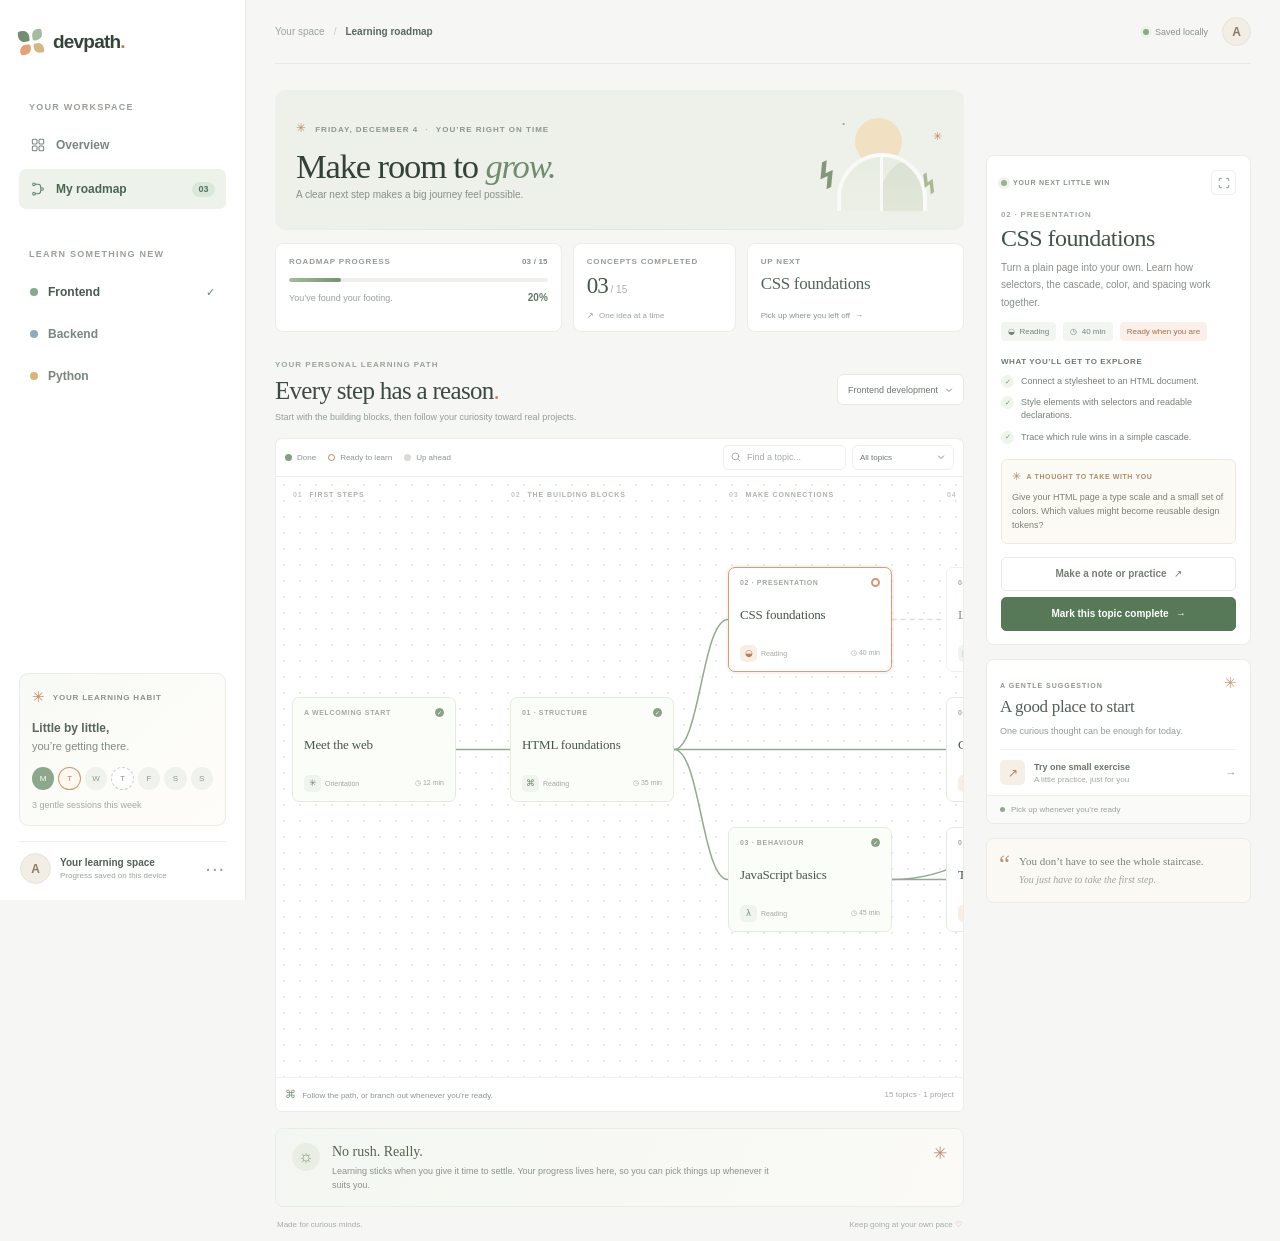
<file: index.html>
<!doctype html>
<html lang="en">
  <head>
    <meta charset="utf-8">
    <meta name="viewport" content="width=device-width, initial-scale=1">
    <meta name="theme-color" content="#f6f7f4">
    <meta name="description" content="A calm, interactive roadmap for learning programming one useful concept at a time.">
    <title>Devpath — your learning roadmap</title>
    <link rel="icon" type="image/svg+xml" href="favicon.svg">
    <link rel="stylesheet" href="styles.css">
    <script src="app.js" defer></script>
  </head>
  <body>
    <div class="app-shell">
      <aside class="sidebar" aria-label="Main navigation">
        <a class="brand" href="#" aria-label="Devpath home">
          <span class="brand-mark" aria-hidden="true"><span></span><span></span><span></span><span></span></span>
          <span>devpath<span class="brand-period">.</span></span>
        </a>

        <div class="nav-caption">YOUR WORKSPACE</div>
        <nav class="primary-nav">
          <a class="nav-link" href="#overview" data-nav="overview">
            <svg viewBox="0 0 24 24" aria-hidden="true"><rect x="3.5" y="3.5" width="7" height="7" rx="1.5"/><rect x="13.5" y="3.5" width="7" height="7" rx="1.5"/><rect x="3.5" y="13.5" width="7" height="7" rx="1.5"/><rect x="13.5" y="13.5" width="7" height="7" rx="1.5"/></svg>
            <span>Overview</span>
          </a>
          <a class="nav-link is-active" href="#roadmap" data-nav="roadmap" aria-current="page">
            <svg viewBox="0 0 24 24" aria-hidden="true"><circle cx="6" cy="5" r="2"/><circle cx="18" cy="12" r="2"/><circle cx="6" cy="19" r="2"/><path d="M8 5h4a4 4 0 0 1 4 4v1m0 4v1a4 4 0 0 1-4 4H8"/></svg>
            <span>My roadmap</span>
            <span class="nav-count" id="nav-progress">03</span>
          </a>
        </nav>

        <div class="nav-caption tracks-caption">LEARN SOMETHING NEW</div>
        <div class="track-list" aria-label="Choose a learning track">
          <button class="track-link is-selected" type="button" data-track="frontend">
            <span class="track-dot dot-front"></span><span>Frontend</span><span class="track-check" aria-hidden="true">✓</span>
          </button>
          <button class="track-link" type="button" data-track="backend">
            <span class="track-dot dot-back"></span><span>Backend</span><span class="track-check" aria-hidden="true">✓</span>
          </button>
          <button class="track-link" type="button" data-track="python">
            <span class="track-dot dot-python"></span><span>Python</span><span class="track-check" aria-hidden="true">✓</span>
          </button>
        </div>

        <div class="sidebar-spacer"></div>
        <section class="streak-card" aria-label="Your learning habit">
          <div class="streak-top"><span class="streak-icon" aria-hidden="true">✳</span><span>YOUR LEARNING HABIT</span></div>
          <p>Little by little, <span>you’re getting there.</span></p>
          <div class="streak-days" aria-label="Study plan: Monday, Tuesday, and Thursday">
            <span class="day-done">M</span><span class="day-today">T</span><span>W</span><span class="day-planned">T</span><span>F</span><span>S</span><span>S</span>
          </div>
          <p class="streak-footnote">3 gentle sessions this week</p>
        </section>
        <div class="profile-card">
          <div class="avatar" aria-hidden="true">A</div>
          <div class="profile-copy"><span class="profile-name">Your learning space</span><span class="profile-caption">Progress saved on this device</span></div>
          <span class="profile-menu" aria-hidden="true">···</span>
        </div>
      </aside>

      <main class="main-content" id="overview">
        <header class="topbar">
          <div class="breadcrumb"><span>Your space</span><span class="breadcrumb-slash">/</span><span class="breadcrumb-current">Learning roadmap</span></div>
          <div class="topbar-right">
            <span class="saved-indicator"><span class="saved-dot"></span>Saved locally</span>
            <button class="avatar avatar-small" type="button" aria-label="Your profile">A</button>
          </div>
        </header>

        <div class="workspace">
          <section class="learning-column" aria-label="Learning roadmap">
            <div class="welcome-row">
              <div>
                <div class="eyebrow"><span class="eyebrow-sparkle">✳</span> <time id="today-date"></time> <span class="eyebrow-divider">·</span> YOU’RE RIGHT ON TIME</div>
                <h1>Make room to <span>grow.</span></h1>
                <p class="welcome-copy">A clear next step makes a big journey feel possible.</p>
              </div>
              <div class="welcome-illustration" aria-hidden="true">
                <div class="illustration-sun"></div><div class="illustration-window"></div>
                <span class="illustration-plant plant-one">⌁</span><span class="illustration-plant plant-two">⌁</span>
                <span class="illustration-star star-one">✳</span><span class="illustration-star star-two">·</span>
              </div>
            </div>

            <section class="stats-row" aria-label="Your progress">
              <article class="stat-card stat-progress">
                <div class="stat-heading"><span>ROADMAP PROGRESS</span><span id="progress-fraction">03 / 15</span></div>
                <div class="progress-track"><div class="progress-fill" id="progress-fill" style="width: 20%"></div></div>
                <div class="stat-bottom"><span id="progress-summary">You’ve found your footing.</span><span class="stat-emphasis" id="progress-percent">20%</span></div>
              </article>
              <article class="stat-card stat-studied">
                <span class="stat-label">CONCEPTS COMPLETED</span>
                <span class="stat-number" id="concept-count">03<span> / 15</span></span>
                <span class="stat-note"><span class="stat-note-icon">↗</span> One idea at a time</span>
              </article>
              <article class="stat-card stat-next">
                <span class="stat-label">UP NEXT</span>
                <span class="next-concept" id="next-concept">CSS foundations</span>
                <button class="text-action" id="jump-to-next" type="button">Pick up where you left off <span aria-hidden="true">→</span></button>
              </article>
            </section>

            <section class="roadmap-section" id="roadmap">
              <div class="section-header">
                <div>
                  <div class="eyebrow section-eyebrow">YOUR PERSONAL LEARNING PATH</div>
                  <h2>Every step has a reason<span class="heading-period">.</span></h2>
                </div>
                <label class="track-select-label" for="track-select"><span class="visually-hidden">Choose learning track</span>
                  <select id="track-select">
                    <option value="frontend">Frontend development</option>
                    <option value="backend">Backend development</option>
                    <option value="python">Python programming</option>
                  </select>
                </label>
              </div>
              <p class="section-description" id="track-description">Start with the building blocks, then follow your curiosity toward real projects.</p>

              <div class="map-toolbar">
                <div class="map-legend"><span><span class="legend-dot legend-done"></span>Done</span><span><span class="legend-dot legend-current"></span>Ready to learn</span><span><span class="legend-dot legend-locked"></span>Up ahead</span></div>
                <div class="map-tools">
                  <div class="search-wrap"><svg viewBox="0 0 24 24" aria-hidden="true"><circle cx="10.8" cy="10.8" r="6.8"/><path d="m16 16 4 4"/></svg><input id="topic-search" type="search" placeholder="Find a topic..." aria-label="Find a topic in this roadmap"></div>
                  <label class="filter-label" for="topic-filter"><span class="visually-hidden">Filter roadmap topics</span>
                    <select id="topic-filter"><option value="all">All topics</option><option value="available">Ready to learn</option><option value="completed">Completed</option></select>
                  </label>
                </div>
              </div>

              <div class="map-frame">
                <div class="map-scroll" id="map-scroll" tabindex="0" aria-label="Scrollable interactive programming roadmap">
                  <div class="map-canvas" id="map-canvas">
                    <div class="map-stages" id="map-stages" aria-hidden="true"></div>
                    <svg class="map-connections" id="map-connections" aria-hidden="true"></svg>
                    <div id="map-nodes"></div>
                  </div>
                </div>
                <div class="map-footer">
                  <span><span class="map-foot-icon" aria-hidden="true">⌘</span> Follow the path, or branch out whenever you’re ready.</span>
                  <span id="topic-count">15 topics <span aria-hidden="true">·</span> 1 project</span>
                </div>
              </div>
              <p class="mobile-map-hint"><span aria-hidden="true">↔</span> Take a little scroll to explore your whole path.</p>
            </section>

            <section class="bottom-card">
              <div class="bottom-icon" aria-hidden="true">☼</div>
              <div><h3>No rush. Really.</h3><p>Learning sticks when you give it time to settle. Your progress lives here, so you can pick things up whenever it suits you.</p></div>
              <span class="bottom-flower" aria-hidden="true">✳</span>
            </section>
            <footer class="page-footer"><span>Made for curious minds.</span><span>Keep going at your own pace <span aria-hidden="true">♡</span></span></footer>
          </section>

          <aside class="detail-column" aria-label="Lesson details">
            <section class="lesson-card" id="lesson-card">
              <div class="lesson-topline"><span class="lesson-label"><span class="lesson-live-dot"></span>YOUR NEXT LITTLE WIN</span><button class="icon-button" id="focus-lesson" type="button" aria-label="Focus on your next available lesson"><svg viewBox="0 0 24 24" aria-hidden="true"><path d="M8 4H5a1 1 0 0 0-1 1v3m12-4h3a1 1 0 0 1 1 1v3M4 16v3a1 1 0 0 0 1 1h3m12-4v3a1 1 0 0 1-1 1h-3"/></svg></button></div>
              <div id="lesson-details"></div>
            </section>
            <section class="week-card">
              <div class="week-heading"><div><span class="eyebrow">A GENTLE SUGGESTION</span><h3>A good place to start</h3></div><span class="week-mark" aria-hidden="true">✳</span></div>
              <p class="week-copy">One curious thought can be enough for today.</p>
              <button class="session-row" id="practice-session" type="button"><span class="session-icon" aria-hidden="true">↗</span><span><span class="session-name">Try one small exercise</span><span class="session-meta">A little practice, just for you</span></span><span class="session-arrow" aria-hidden="true">→</span></button>
              <div class="week-footer"><span class="week-footer-dot"></span> Pick up whenever you’re ready</div>
            </section>
            <div class="gentle-note"><span class="gentle-note-mark" aria-hidden="true">“</span><p>You don’t have to see the whole staircase.<br><span>You just have to take the first step.</span></p></div>
          </aside>
        </div>
      </main>
    </div>

    <dialog class="practice-dialog" id="practice-dialog" aria-labelledby="practice-title">
      <form class="practice-form" id="practice-form">
        <div class="dialog-top"><span class="dialog-sparkle" aria-hidden="true">✳</span><button type="button" class="icon-button dialog-close" id="close-practice" aria-label="Close exercise"><svg viewBox="0 0 24 24" aria-hidden="true"><path d="m18 6-12 12M6 6l12 12"/></svg></button></div>
        <span class="eyebrow">A SMALL MOMENT OF PRACTICE</span>
        <h2 id="practice-title">Try what you’ve learned.</h2>
        <p class="practice-context" id="practice-context"></p>
        <div class="practice-challenge" id="practice-challenge"></div>
        <label class="practice-label" for="practice-note">Anything you noticed, tried, or want to remember?</label>
        <textarea id="practice-note" rows="3" maxlength="500" placeholder="There’s no wrong way to learn..."></textarea>
        <div class="dialog-actions"><button type="button" class="button-quiet" id="cancel-practice">Maybe later</button><button type="submit" class="button-primary">Save this moment <span aria-hidden="true">→</span></button></div>
      </form>
    </dialog>
    <div class="toast" id="toast" role="status" aria-live="polite"></div>
  </body>
</html>
</file>
<file: styles.css>
:root {
  color-scheme: light;
  --paper: #f6f7f4;
  --surface: #fff;
  --ink: #26332e;
  --muted: #829087;
  --muted-dark: #64736a;
  --line: #e7ebe5;
  --green: #567b62;
  --green-dark: #395c45;
  --mint: #e9f1e8;
  --coral: #e9a277;
  --soft-gold: #f2e7cb;
  --sidebar-width: 246px;
  font-family: "Inter", "Avenir Next", Avenir, "Segoe UI", sans-serif;
  font-synthesis: none;
  text-rendering: optimizeLegibility;
  -webkit-font-smoothing: antialiased;
  -moz-osx-font-smoothing: grayscale;
  font-optical-sizing: auto;
  font-feature-settings: "ss01" on;
  background: var(--paper);
  color: var(--ink);
}

* { box-sizing: border-box; }
html { min-width: 360px; min-height: 100%; scroll-behavior: smooth; }
body { margin: 0; min-height: 100vh; }
button, select, input, textarea { font: inherit; }
button { color: inherit; }
button:focus-visible, a:focus-visible, select:focus-visible, input:focus-visible, textarea:focus-visible, [tabindex]:focus-visible {
  outline: 3px solid #82a78d;
  outline-offset: 3px;
}
.visually-hidden {
  position: absolute;
  width: 1px;
  height: 1px;
  padding: 0;
  margin: -1px;
  overflow: hidden;
  clip: rect(0, 0, 0, 0);
  white-space: nowrap;
  clip-path: inset(50%);
  border: 0;
}

.app-shell { display: grid; grid-template-columns: var(--sidebar-width) minmax(0, 1fr); min-height: 100vh; }
.sidebar {
  display: flex;
  flex-direction: column;
  position: sticky;
  top: 0;
  height: 100vh;
  min-height: 690px;
  padding: 30px 19px 16px;
  background: #fff;
  border-right: 1px solid #e8ebe6;
}
.brand { display: inline-flex; align-items: center; gap: 10px; align-self: flex-start; color: #34443b; text-decoration: none; font-size: 19px; font-weight: 720; letter-spacing: -.8px; }
.brand-period { color: #c17e55; }
.brand-mark { width: 24px; height: 24px; display: grid; grid-template-columns: 1fr 1fr; gap: 3px; transform: rotate(-8deg); }
.brand-mark span { border-radius: 2px 6px 2px 6px; background: #738c73; }
.brand-mark span:nth-child(2) { border-radius: 6px 2px 6px 2px; background: #a4baa1; }
.brand-mark span:nth-child(3) { border-radius: 6px 2px 6px 2px; background: #e4a178; }
.brand-mark span:nth-child(4) { border-radius: 2px 6px 2px 6px; background: #d3b885; }
.nav-caption { margin: 48px 0 13px 10px; color: #97a198; font-size: 9px; font-weight: 700; letter-spacing: 1.25px; }
.primary-nav { display: grid; gap: 4px; }
.nav-link, .track-link { min-height: 40px; display: flex; align-items: center; gap: 10px; padding: 0 11px; border: 0; border-radius: 7px; color: #79867e; font-size: 12px; font-weight: 550; text-decoration: none; background: transparent; transition: background .16s ease, color .16s ease; }
.nav-link:hover, .track-link:hover { color: #475b4a; background: #f6f8f4; }
.nav-link.is-active { color: #4a6650; background: #edf2eb; font-weight: 650; }
.nav-link svg { width: 16px; height: 16px; flex: 0 0 auto; fill: none; stroke: currentColor; stroke-width: 1.55; stroke-linecap: round; stroke-linejoin: round; }
.nav-link.is-active svg { color: #66836a; }
.nav-count { margin-left: auto; min-width: 23px; padding: 3px 5px; border-radius: 10px; background: #dae8d9; color: #55725a; font-size: 9px; line-height: 1; text-align: center; font-variant-numeric: tabular-nums; }
.tracks-caption { margin-top: 40px; }
.track-list { display: grid; gap: 2px; }
.track-link { width: 100%; text-align: left; cursor: pointer; }
.track-link.is-selected { color: #495a4e; font-weight: 620; }
.track-dot { width: 8px; height: 8px; flex: 0 0 auto; border-radius: 50%; }
.dot-front { background: #84aa8b; }
.dot-back { background: #91a9bd; }
.dot-python { background: #d9b677; }
.track-check { display: none; margin-left: auto; color: #678669; font-size: 11px; }
.track-link.is-selected .track-check { display: inline; }
.sidebar-spacer { flex: 1; }
.streak-card { margin: 0 0 15px; padding: 14px 12px 12px; border: 1px solid #e9ede6; border-radius: 9px; background: linear-gradient(140deg, #f8faf5, #fffdfa); }
.streak-top { display: flex; align-items: center; gap: 7px; color: #88948a; font-size: 8px; font-weight: 700; letter-spacing: .8px; }
.streak-icon { color: #c9875f; font-size: 15px; }
.streak-card > p { margin: 13px 0 12px; color: #58665c; font-size: 12px; font-weight: 630; line-height: 1.55; }
.streak-card > p span { display: block; color: #7f8e83; font-size: 11px; font-weight: 450; }
.streak-days { display: flex; justify-content: space-between; gap: 4px; }
.streak-days span { width: 23px; height: 23px; display: grid; place-items: center; border-radius: 50%; background: #f0f2ed; color: #8c978e; font-size: 8px; }
.streak-days .day-done { color: #fff; background: #8da78d; }
.streak-days .day-today { border: 1px solid #cd9a76; color: #bd805d; background: #fff8f1; }
.streak-days .day-planned { border: 1px dashed #c9d2c8; background: #fff; }
.streak-card > .streak-footnote { margin: 9px 0 0; color: #a0aaa1; font-size: 9px; font-weight: 450; }
.profile-card { display: flex; align-items: center; gap: 9px; padding: 11px 1px 0; border-top: 1px solid #eef0eb; }
.avatar { width: 31px; height: 31px; flex: 0 0 auto; display: grid; place-items: center; border: 1px solid #e6e3d9; border-radius: 50%; background: #f2eee6; color: #8d7b61; font-size: 12px; font-weight: 650; }
.profile-copy { display: grid; gap: 3px; min-width: 0; }
.profile-name { overflow: hidden; color: #526055; font-size: 10px; font-weight: 650; text-overflow: ellipsis; white-space: nowrap; }
.profile-caption { color: #9aa39c; font-size: 8px; }
.profile-menu { margin-left: auto; color: #95a096; font-size: 20px; letter-spacing: 1px; }

.main-content { min-width: 0; padding: 0 29px; }
.topbar { height: 64px; display: flex; align-items: center; justify-content: space-between; border-bottom: 1px solid #e9ece6; }
.breadcrumb { display: flex; align-items: center; gap: 9px; color: #9aa49c; font-size: 10px; }
.breadcrumb-slash { color: #c7cdc7; }
.breadcrumb-current { color: #59675d; font-weight: 620; }
.topbar-right { display: flex; align-items: center; gap: 14px; }
.saved-indicator { display: inline-flex; align-items: center; gap: 6px; color: #879287; font-size: 9px; }
.saved-dot { width: 6px; height: 6px; border-radius: 50%; background: #89a689; box-shadow: 0 0 0 3px #edf2e9; }
.avatar-small { width: 29px; height: 29px; padding: 0; cursor: pointer; }
.workspace { width: min(100%, 1500px); display: grid; grid-template-columns: minmax(0, 1fr) 265px; gap: 22px; margin: 0 auto; }
.learning-column { min-width: 0; padding: 26px 0 12px; }
.welcome-row { min-height: 120px; position: relative; display: flex; align-items: center; justify-content: space-between; overflow: hidden; border-radius: 10px; padding: 19px 21px; background: #edf1e9; }
.welcome-row::before { position: absolute; right: 0; bottom: 0; left: 0; height: 1px; background: linear-gradient(90deg, transparent, #dfe5dc 40%, transparent); content: ""; }
.eyebrow { color: #8b988c; font-size: 8px; font-weight: 700; letter-spacing: 1px; line-height: 1.4; }
.eyebrow-sparkle { margin-right: 5px; color: #c48a68; font-size: 12px; }
.eyebrow-divider { margin: 0 4px; color: #b5bdb3; }
.welcome-row h1 { margin: 11px 0 5px; color: #344139; font-family: Georgia, "Times New Roman", serif; font-size: clamp(26px, 2.7vw, 36px); font-weight: 400; letter-spacing: -1.15px; line-height: 1.06; }
.welcome-row h1 span { color: #718b70; font-style: italic; }
.welcome-copy { margin: 0; color: #879187; font-size: 10px; }
.welcome-illustration { width: 135px; height: 102px; flex: 0 0 135px; position: relative; align-self: flex-end; overflow: hidden; }
.illustration-sun { position: absolute; top: 9px; left: 47px; width: 47px; height: 47px; border-radius: 50%; background: #f2e0c3; }
.illustration-window { position: absolute; right: 16px; bottom: -34px; width: 90px; height: 92px; border: 4px solid rgba(255,255,255,.82); border-bottom: 0; border-radius: 50px 50px 0 0; background: linear-gradient(180deg, #d9e2d3, #e7e9db); box-shadow: inset 39px 0 0 rgba(255,255,255,.36); }
.illustration-window::before { position: absolute; top: 0; bottom: 0; left: 48%; width: 3px; background: rgba(255,255,255,.79); content: ""; }
.illustration-plant { position: absolute; z-index: 1; color: #839879; font-family: Georgia, serif; font-size: 54px; line-height: .8; transform: rotate(65deg); }
.plant-one { bottom: 15px; left: 3px; }
.plant-two { right: 1px; bottom: 11px; color: #aab994; font-size: 42px; transform: rotate(53deg); }
.illustration-star { position: absolute; color: #c18764; font-size: 11px; }
.star-one { top: 21px; right: 1px; }
.star-two { top: 3px; left: 33px; color: #9aa989; font-size: 19px; }

.stats-row { display: grid; grid-template-columns: minmax(190px, 1.32fr) minmax(126px, .75fr) minmax(175px, 1fr); gap: 11px; margin-top: 13px; }
.stat-card { min-width: 0; min-height: 89px; display: flex; flex-direction: column; padding: 13px 13px 11px; border: 1px solid #ebeee8; border-radius: 8px; background: #fff; }
.stat-heading, .stat-bottom { display: flex; align-items: center; justify-content: space-between; gap: 8px; }
.stat-heading, .stat-label { color: #939d94; font-size: 8px; font-weight: 700; letter-spacing: .8px; }
.stat-heading > span:last-child { color: #839084; font-size: 8px; font-variant-numeric: tabular-nums; letter-spacing: .2px; }
.progress-track { height: 4px; overflow: hidden; margin: 12px 0 10px; border-radius: 5px; background: #eef0eb; }
.progress-fill { height: 100%; border-radius: inherit; background: linear-gradient(90deg, #a5bba0, #73936e); transition: width .3s ease; }
.stat-bottom { color: #98a198; font-size: 9px; }
.stat-emphasis { color: #617c62; font-size: 10px; font-weight: 700; }
.stat-number { margin-top: 8px; color: #44574a; font-family: Georgia, serif; font-size: 23px; font-weight: 400; letter-spacing: -1px; line-height: 1.05; }
.stat-number > span { color: #abb3a9; font-family: "Inter", "Avenir Next", Avenir, sans-serif; font-size: 10px; letter-spacing: 0; }
.stat-note { margin-top: auto; padding-top: 5px; color: #9aa49b; font-size: 8px; }
.stat-note-icon { margin-right: 3px; color: #7e9b7d; }
.next-concept { overflow: hidden; margin-top: 8px; color: #526655; font-family: Georgia, serif; font-size: 17px; letter-spacing: -.35px; text-overflow: ellipsis; white-space: nowrap; }
.text-action { display: inline-flex; align-items: center; gap: 5px; align-self: flex-start; margin-top: auto; padding: 5px 0 0; border: 0; background: none; color: #88958b; font-size: 8px; cursor: pointer; transition: color .18s ease; }
.text-action:hover { color: #547358; }

.roadmap-section { padding-top: 27px; scroll-margin-top: 18px; }
.section-header { display: flex; align-items: flex-end; justify-content: space-between; gap: 12px; }
.section-eyebrow { color: #9aa399; font-size: 8px; }
.section-header h2 { margin: 7px 0 0; color: #3c4a40; font-family: Georgia, "Times New Roman", serif; font-size: 25px; font-weight: 400; letter-spacing: -.7px; }
.heading-period { color: #c78663; }
.track-select-label select, .filter-label select { min-width: 0; height: 31px; padding: 0 24px 0 10px; border: 1px solid #e6eae4; border-radius: 6px; appearance: none; background: #fff url("data:image/svg+xml,%3Csvg xmlns='http://www.w3.org/2000/svg' width='12' height='12' viewBox='0 0 24 24' fill='none' stroke='%237f8c81' stroke-width='2' stroke-linecap='round' stroke-linejoin='round'%3E%3Cpath d='m7 10 5 5 5-5'/%3E%3C/svg%3E") no-repeat right 8px center; color: #6b796e; font-size: 9px; cursor: pointer; }
.section-description { margin: 6px 0 13px; color: #929d94; font-size: 9px; line-height: 1.5; }
.map-toolbar { min-height: 38px; display: flex; align-items: center; justify-content: space-between; gap: 10px; padding: 6px 9px; border: 1px solid #eaede8; border-bottom: 0; border-radius: 7px 7px 0 0; background: #fff; }
.map-legend { display: flex; align-items: center; gap: 12px; color: #8b978d; font-size: 8px; white-space: nowrap; }
.map-legend > span { display: inline-flex; align-items: center; gap: 5px; }
.legend-dot { width: 7px; height: 7px; display: inline-block; border-radius: 50%; }
.legend-done { background: #83a084; }
.legend-current { border: 1.5px solid #c88159; background: #fff; }
.legend-locked { background: #d7ddd5; }
.map-tools { display: flex; align-items: center; gap: 6px; }
.search-wrap { height: 25px; display: flex; align-items: center; gap: 5px; padding: 0 6px; border: 1px solid #edf0ea; border-radius: 5px; color: #99a399; }
.search-wrap svg { width: 12px; height: 12px; flex: 0 0 auto; fill: none; stroke: currentColor; stroke-width: 1.7; stroke-linecap: round; }
.search-wrap input { width: 92px; min-width: 0; padding: 0; border: 0; outline: 0; background: transparent; color: #57665a; font-size: 9px; }
.search-wrap input::placeholder { color: #a2aaa3; }
.search-wrap:focus-within { border-color: #b6c6b3; box-shadow: 0 0 0 2px #edf2eb; }
.search-wrap input:focus-visible { outline: none; }
.filter-label select { width: 102px; height: 25px; padding: 0 20px 0 7px; border-color: #edf0ea; background-position: right 6px center; font-size: 8px; }
.map-frame { overflow: hidden; border: 1px solid #eaede8; border-radius: 0 0 7px 7px; background-color: #fff; background-image: radial-gradient(circle, #e7ebe5 .8px, transparent .9px); background-position: 0 0; background-size: 16px 16px; }
.map-scroll { overflow: auto hidden; overscroll-behavior-x: contain; scrollbar-color: #d5ddd3 #f2f4f0; scrollbar-width: thin; }
.map-canvas { width: 1294px; height: 600px; position: relative; }
.map-stages { height: 44px; position: absolute; inset: 0 auto auto 0; display: grid; grid-template-columns: repeat(6, 218px); padding-top: 14px; pointer-events: none; }
.stage-label { padding-left: 17px; color: #abb4a9; font-size: 7px; font-weight: 700; letter-spacing: .9px; }
.stage-label span { margin-right: 4px; color: #c2c9c0; font-size: 7px; }
.map-connections { width: 1294px; height: 600px; position: absolute; inset: 0; overflow: visible; pointer-events: none; }
.map-connections path { fill: none; stroke: #dae2d8; stroke-width: 1.5; stroke-dasharray: 4 5; stroke-linecap: round; transition: stroke .2s ease, opacity .2s ease; }
.map-connections path.connection-done { stroke: #93aa90; stroke-dasharray: none; }
.map-connections path.connection-active { stroke: #c9906e; stroke-dasharray: 3 4; }
.map-edges-dimmed { opacity: .14 !important; }
.map-nodes { position: absolute; inset: 0; }
.map-node { width: 164px; height: 105px; position: absolute; z-index: 1; display: flex; flex-direction: column; align-items: flex-start; justify-content: space-between; padding: 10px 11px 9px; overflow: hidden; border: 1px solid #e4e9e2; border-radius: 7px; background: rgba(255,255,255,.97); color: #55655a; text-align: left; cursor: pointer; transition: transform .18s ease, box-shadow .18s ease, border-color .18s ease, opacity .18s ease, background .18s ease; }
.map-node:hover { z-index: 3; transform: translateY(-2px); border-color: #c5d3c3; box-shadow: 0 6px 15px rgba(60,79,59,.08); }
.map-node.is-selected { z-index: 2; border-color: #d99a76; box-shadow: 0 0 0 2px rgba(214,157,120,.12); }
.map-node.is-completed { border-color: #e3ebe1; background: #fbfdf9; }
.map-node.is-locked { border-color: #edf0eb; background: rgba(255,255,255,.85); }
.map-node.is-filtered { opacity: .14; pointer-events: none; }
.map-node-top { width: 100%; display: flex; align-items: center; justify-content: space-between; gap: 5px; }
.node-topic { overflow: hidden; color: #a1aaa0; font-size: 7px; font-weight: 700; letter-spacing: .65px; text-overflow: ellipsis; text-transform: uppercase; white-space: nowrap; }
.node-status { min-width: 9px; height: 9px; display: inline-grid; flex: 0 0 auto; place-items: center; border: 1px solid #dfe5dd; border-radius: 50%; color: #fff; font-size: 6px; }
.is-completed .node-status { border-color: #88a288; background: #88a288; }
.is-available .node-status { border: 2px solid #d59874; background: #fff; }
.node-name { width: 100%; overflow: hidden; color: #46564a; font-family: Georgia, "Times New Roman", serif; font-size: 13px; font-weight: 500; letter-spacing: -.15px; line-height: 1.15; text-overflow: ellipsis; white-space: nowrap; }
.is-locked .node-name { color: #849087; }
.node-meta { width: 100%; display: flex; align-items: center; justify-content: space-between; gap: 3px; color: #a0aaa0; font-size: 7px; }
.node-type { display: inline-flex; align-items: center; gap: 3px; }
.node-time { white-space: nowrap; }
.node-icon { width: 17px; height: 17px; display: inline-grid; place-items: center; margin-right: 1px; border-radius: 5px; background: #f0f4ee; color: #738b72; font-size: 9px; }
.is-available .node-icon, .is-selected .node-icon { background: #f8eee5; color: #b87d5c; }
.node-empty { width: 100%; min-height: 250px; display: grid; align-content: center; justify-items: center; padding: 28px; color: #8b978d; text-align: center; }
.node-empty-mark { margin-bottom: 10px; color: #bf8965; font-size: 19px; }
.node-empty strong { color: #59685d; font-family: Georgia, serif; font-size: 16px; font-weight: 400; }
.node-empty span:last-child { max-width: 225px; margin-top: 6px; font-size: 10px; line-height: 1.6; }
.map-footer { min-height: 34px; display: flex; align-items: center; justify-content: space-between; gap: 10px; padding: 5px 9px; border-top: 1px solid #edf0eb; background: rgba(255,255,255,.96); color: #8c988e; font-size: 8px; }
.map-foot-icon { margin-right: 4px; color: #7a9278; font-size: 11px; }
.map-footer > span:last-child { color: #a2aaa2; white-space: nowrap; }
.mobile-map-hint { display: none; margin: 8px 0 0; color: #98a299; font-size: 9px; }

.bottom-card { display: flex; align-items: flex-start; gap: 12px; position: relative; overflow: hidden; margin-top: 16px; padding: 14px 16px; border: 1px solid #e8ede7; border-radius: 8px; background: linear-gradient(110deg, #f4f7f1, #fbfaf6); }
.bottom-icon { width: 28px; height: 28px; flex: 0 0 auto; display: grid; place-items: center; border-radius: 50%; background: #e9eee4; color: #819477; font-size: 17px; }
.bottom-card h3 { margin: 1px 0 4px; color: #536552; font-family: Georgia, serif; font-size: 14px; font-weight: 400; }
.bottom-card p { max-width: 450px; margin: 0; color: #89938a; font-size: 9px; line-height: 1.6; }
.bottom-flower { margin-left: auto; color: #c08d6b; font-size: 17px; }
.page-footer { display: flex; justify-content: space-between; gap: 8px; padding: 13px 2px 0; color: #a4ada5; font-size: 8px; }
.page-footer > span:last-child span { color: #c78d69; }

.detail-column { display: flex; flex-direction: column; gap: 14px; padding: 91px 0 16px; }
.lesson-card, .week-card { border: 1px solid #e8ece6; border-radius: 8px; background: #fff; }
.lesson-card { padding: 14px 14px 13px; }
.lesson-topline { display: flex; align-items: center; justify-content: space-between; }
.lesson-label { display: inline-flex; align-items: center; gap: 6px; color: #879488; font-size: 7px; font-weight: 700; letter-spacing: .75px; }
.lesson-live-dot { width: 6px; height: 6px; border-radius: 50%; background: #9ab08f; box-shadow: 0 0 0 3px #eff4eb; }
.icon-button { width: 25px; height: 25px; display: grid; place-items: center; padding: 0; border: 1px solid #edf0eb; border-radius: 5px; background: #fff; color: #89968c; cursor: pointer; transition: background .18s ease, color .18s ease; }
.icon-button:hover { background: #f2f6f0; color: #58765b; }
.icon-button svg { width: 14px; height: 14px; fill: none; stroke: currentColor; stroke-width: 1.7; stroke-linecap: round; stroke-linejoin: round; }
.lesson-module { margin-top: 15px; color: #a0aaa1; font-size: 8px; font-weight: 700; letter-spacing: .8px; }
.lesson-title { margin: 6px 0 7px; color: #425348; font-family: Georgia, "Times New Roman", serif; font-size: 24px; font-weight: 400; letter-spacing: -.55px; line-height: 1.12; }
.lesson-intro { margin: 0; color: #859087; font-size: 10px; line-height: 1.75; }
.lesson-meta { display: flex; flex-wrap: wrap; align-items: center; gap: 7px; margin-top: 11px; }
.lesson-meta span { display: inline-flex; align-items: center; gap: 4px; padding: 5px 7px; border-radius: 4px; background: #f3f5f1; color: #758278; font-size: 8px; }
.lesson-meta .lesson-status-pill { color: #a16f4f; background: #faf0e9; }
.lesson-meta .lesson-status-pill.is-done-pill { color: #607c60; background: #edf3ea; }
.lesson-subheading { margin: 16px 0 9px; color: #6e7b70; font-size: 8px; font-weight: 700; letter-spacing: .55px; }
.lesson-goals { display: grid; gap: 8px; margin: 0; padding: 0; list-style: none; }
.lesson-goals li { display: flex; align-items: flex-start; gap: 7px; color: #758278; font-size: 9px; line-height: 1.45; }
.lesson-goals li::before { width: 13px; height: 13px; flex: 0 0 13px; display: grid; place-items: center; border-radius: 50%; background: #eff4ec; color: #739073; content: "✓"; font-size: 7px; }
.challenge-box { margin-top: 15px; padding: 10px; border: 1px solid #eeeae0; border-radius: 6px; background: #fcfaf5; }
.challenge-label { display: flex; align-items: center; gap: 5px; color: #ae8b68; font-size: 7px; font-weight: 700; letter-spacing: .6px; }
.challenge-label span { font-size: 11px; }
.challenge-copy { margin: 7px 0 0; color: #7c8073; font-size: 9px; line-height: 1.6; }
.lesson-actions { display: grid; gap: 6px; margin-top: 13px; }
.button-primary, .button-secondary, .button-quiet { min-height: 34px; display: flex; align-items: center; justify-content: center; gap: 7px; padding: 7px 12px; border-radius: 5px; font-size: 10px; font-weight: 600; cursor: pointer; transition: background .18s ease, transform .18s ease, opacity .18s ease; }
.button-primary { border: 1px solid #577958; background: #577958; color: #fff; }
.button-primary:hover:not(:disabled) { transform: translateY(-1px); border-color: #456a48; background: #456a48; }
.button-primary:disabled { border-color: #dfe5dd; background: #e9ede7; color: #9aa49a; cursor: not-allowed; }
.button-secondary { border: 1px solid #e7ebe5; background: #fff; color: #738076; }
.button-secondary:hover { background: #f5f7f3; color: #526a55; }
.button-secondary:disabled { color: #b1b9b1; cursor: not-allowed; }
.lesson-locked-note { margin: 7px 0 0; color: #a09282; font-size: 8px; line-height: 1.5; }
.lesson-ready-note { margin: 0; color: #8b978d; font-size: 8px; line-height: 1.5; }
.week-card { padding: 14px 13px 0; }
.week-heading { display: flex; align-items: flex-start; justify-content: space-between; }
.week-heading .eyebrow { font-size: 7px; }
.week-heading h3 { margin: 5px 0 0; color: #526153; font-family: Georgia, serif; font-size: 17px; font-weight: 400; letter-spacing: -.3px; }
.week-mark { color: #cf9872; font-size: 15px; }
.week-copy { margin: 7px 0 11px; color: #929c93; font-size: 9px; line-height: 1.6; }
.session-row { width: 100%; display: flex; align-items: center; gap: 9px; padding: 10px 0; border: 0; border-top: 1px solid #f0f2ee; background: transparent; text-align: left; cursor: pointer; }
.session-icon { width: 25px; height: 25px; flex: 0 0 auto; display: grid; place-items: center; border-radius: 5px; background: #f5efe5; color: #ad835c; font-size: 12px; }
.session-row > span:nth-child(2) { min-width: 0; display: grid; gap: 3px; }
.session-name { color: #68776a; font-size: 9px; font-weight: 620; }
.session-meta { color: #a0a9a0; font-size: 8px; }
.session-arrow { margin-left: auto; color: #9aa69a; font-size: 12px; transition: transform .18s ease; }
.session-row:hover .session-arrow { transform: translateX(3px); }
.week-footer { display: flex; align-items: center; gap: 6px; margin: 0 -13px; padding: 9px 13px; border-top: 1px solid #eef0eb; border-radius: 0 0 8px 8px; background: #fafbf9; color: #98a298; font-size: 8px; }
.week-footer-dot { width: 5px; height: 5px; border-radius: 50%; background: #93a88e; }
.gentle-note { display: flex; align-items: flex-start; gap: 9px; padding: 13px 12px; border: 1px solid #edece3; border-radius: 7px; background: #faf9f4; }
.gentle-note-mark { color: #bf926f; font-family: Georgia, serif; font-size: 25px; line-height: .95; }
.gentle-note p { margin: 0; color: #798478; font-family: Georgia, serif; font-size: 11px; line-height: 1.65; }
.gentle-note p span { color: #9da69a; font-size: 10px; font-style: italic; }

.practice-dialog { width: min(460px, calc(100vw - 32px)); max-width: none; max-height: min(90vh, 640px); overflow: auto; padding: 0; border: 1px solid #e4e9e0; border-radius: 12px; background: #fff; box-shadow: 0 20px 70px rgba(40,56,44,.2); color: var(--ink); }
.practice-dialog::backdrop { background: rgba(43,54,46,.31); backdrop-filter: blur(2px); }
.practice-form { padding: 24px; }
.dialog-top { display: flex; align-items: center; justify-content: space-between; margin-bottom: 21px; }
.dialog-sparkle { color: #bf8a66; font-size: 20px; }
.dialog-close { order: 2; }
.practice-form h2 { margin: 9px 0; color: #435448; font-family: Georgia, serif; font-size: 27px; font-weight: 400; }
.practice-context { margin: 0 0 15px; color: #819087; font-size: 10px; line-height: 1.7; }
.practice-challenge { padding: 12px; border: 1px solid #ede9de; border-radius: 6px; background: #fcfaf5; color: #717a70; font-size: 10px; line-height: 1.7; }
.practice-label { display: block; margin: 17px 0 7px; color: #637265; font-size: 10px; font-weight: 620; line-height: 1.5; }
.practice-form textarea { width: 100%; min-height: 92px; resize: vertical; padding: 10px; border: 1px solid #e4e9e2; border-radius: 6px; color: #506055; font-size: 10px; line-height: 1.65; }
.practice-form textarea::placeholder { color: #a4ada3; }
.practice-form textarea:focus-visible { border-color: #9ab099; outline-offset: 0; }
.dialog-actions { display: flex; justify-content: flex-end; gap: 8px; margin-top: 14px; }
.button-quiet { border: 1px solid transparent; background: transparent; color: #869187; }
.button-quiet:hover { background: #f5f7f3; color: #657369; }
.dialog-actions .button-primary { font-size: 9px; }
.toast { max-width: min(400px, calc(100vw - 32px)); position: fixed; z-index: 5; right: 20px; bottom: 20px; padding: 11px 15px; border: 1px solid #dce5d8; border-radius: 7px; background: #fff; box-shadow: 0 8px 25px rgba(46,60,48,.11); color: #546b56; font-size: 11px; opacity: 0; pointer-events: none; transform: translateY(8px); transition: opacity .2s ease, transform .2s ease; }
.toast.is-visible { opacity: 1; transform: translateY(0); }
.map-frame.is-highlighted { box-shadow: 0 0 0 2px rgba(198,140,105,.26); }

@media (min-width: 1710px) {
  .main-content { padding-right: 36px; padding-left: 36px; }
  .workspace { grid-template-columns: minmax(0, 1fr) 280px; gap: 25px; }
}
@media (max-width: 1250px) {
  :root { --sidebar-width: 215px; }
  .sidebar { padding-right: 14px; padding-left: 14px; }
  .main-content { padding-right: 21px; padding-left: 21px; }
  .workspace { grid-template-columns: minmax(0, 1fr) 245px; gap: 15px; }
  .stats-row { grid-template-columns: minmax(165px, 1.2fr) minmax(106px, .7fr) minmax(145px, 1fr); gap: 7px; }
  .stat-card { padding-right: 10px; padding-left: 10px; }
  .map-legend { gap: 7px; font-size: 7px; }
}
@media (max-width: 1020px) {
  .workspace { grid-template-columns: minmax(0, 1fr); }
  .detail-column { display: grid; grid-template-columns: minmax(0, 1fr) minmax(0, .85fr); align-items: start; padding-top: 9px; }
  .gentle-note { grid-column: 1 / -1; }
  .lesson-card { grid-row: span 2; }
  .sidebar { min-height: 600px; }
  .welcome-row { min-height: 117px; }
  .streak-card { padding: 11px 9px; }
  .streak-days { gap: 2px; }
  .streak-days span { width: 20px; height: 20px; }
}
@media (max-width: 660px) {
  html { min-width: 360px; }
  .app-shell { grid-template-columns: minmax(0, 1fr); }
  .sidebar { width: 100%; height: auto; min-height: 0; position: sticky; z-index: 4; top: 0; display: grid; grid-template-columns: auto 1fr; align-items: center; gap: 11px; padding: 10px 15px 0; border-right: 0; border-bottom: 1px solid #e8ebe6; }
  .brand { grid-column: 1; grid-row: 1; font-size: 17px; }
  .brand-mark { width: 21px; height: 21px; }
  .nav-caption, .sidebar-spacer, .streak-card, .profile-card { display: none; }
  .primary-nav { grid-column: 2; grid-row: 1; display: flex; justify-content: flex-end; }
  .nav-link { min-height: 32px; padding: 0 9px; font-size: 10px; }
  .nav-link svg, .nav-count { display: none; }
  .track-list { grid-column: 1 / -1; display: flex; gap: 3px; }
  .track-link { width: auto; min-height: 34px; justify-content: center; gap: 6px; padding: 0 10px; border-radius: 5px 5px 0 0; font-size: 9px; }
  .track-link.is-selected { border-bottom: 2px solid #8da88b; }
  .track-check { display: none !important; }
  .main-content { padding-right: 15px; padding-left: 15px; }
  .topbar { height: 48px; }
  .saved-indicator { font-size: 0; }
  .topbar-right { gap: 9px; }
  .breadcrumb { font-size: 9px; }
  .workspace { gap: 0; }
  .learning-column { padding-top: 16px; }
  .welcome-row { min-height: 108px; padding: 15px; }
  .welcome-row h1 { margin-top: 9px; font-size: 27px; }
  .welcome-copy { max-width: 220px; font-size: 9px; line-height: 1.5; }
  .eyebrow { font-size: 7px; }
  .welcome-illustration { width: 100px; height: 90px; flex-basis: 100px; margin-right: -6px; margin-bottom: -2px; transform: scale(.88); transform-origin: bottom right; }
  .stats-row { grid-template-columns: minmax(0, 1.25fr) minmax(93px, .8fr); gap: 7px; margin-top: 9px; }
  .stat-card { min-height: 80px; padding: 10px 9px; }
  .stat-next { grid-column: 1 / -1; min-height: 62px; display: grid; grid-template-columns: 1fr auto; align-items: center; column-gap: 8px; }
  .stat-next .stat-label { grid-column: 1 / -1; }
  .next-concept { margin-top: 4px; font-size: 15px; }
  .stat-next .text-action { margin-top: 0; padding-top: 0; font-size: 8px; }
  .roadmap-section { padding-top: 22px; }
  .section-header { align-items: flex-start; }
  .section-header h2 { max-width: 240px; font-size: 23px; line-height: 1.1; }
  .track-select-label select { width: 130px; max-width: 36vw; padding-left: 7px; font-size: 8px; }
  .section-description { max-width: 320px; margin-top: 7px; font-size: 9px; }
  .map-toolbar { align-items: flex-start; flex-direction: column; gap: 7px; padding: 8px; }
  .map-legend { width: 100%; justify-content: space-between; font-size: 7px; }
  .map-tools { width: 100%; }
  .search-wrap { flex: 1; }
  .search-wrap input { width: 100%; }
  .filter-label select { width: 120px; }
  .map-canvas { width: 1294px; height: 600px; }
  .map-stages { width: max-content; }
  .map-connections { height: 600px; }
  .map-node { width: 164px; }
  .mobile-map-hint { display: block; }
  .map-footer { align-items: flex-start; font-size: 7px; line-height: 1.5; }
  .map-footer > span:last-child { font-size: 7px; }
  .bottom-card { margin-top: 13px; padding: 12px; }
  .bottom-card p { font-size: 8px; }
  .page-footer { font-size: 7px; }
  .detail-column { grid-template-columns: minmax(0, 1fr); padding: 12px 0 18px; }
  .lesson-card { grid-row: auto; }
  .gentle-note { grid-column: auto; }
}
@media (prefers-reduced-motion: reduce) {
  *, *::before, *::after { scroll-behavior: auto !important; animation-duration: .01ms !important; animation-iteration-count: 1 !important; transition-duration: .01ms !important; }
}
</file>
